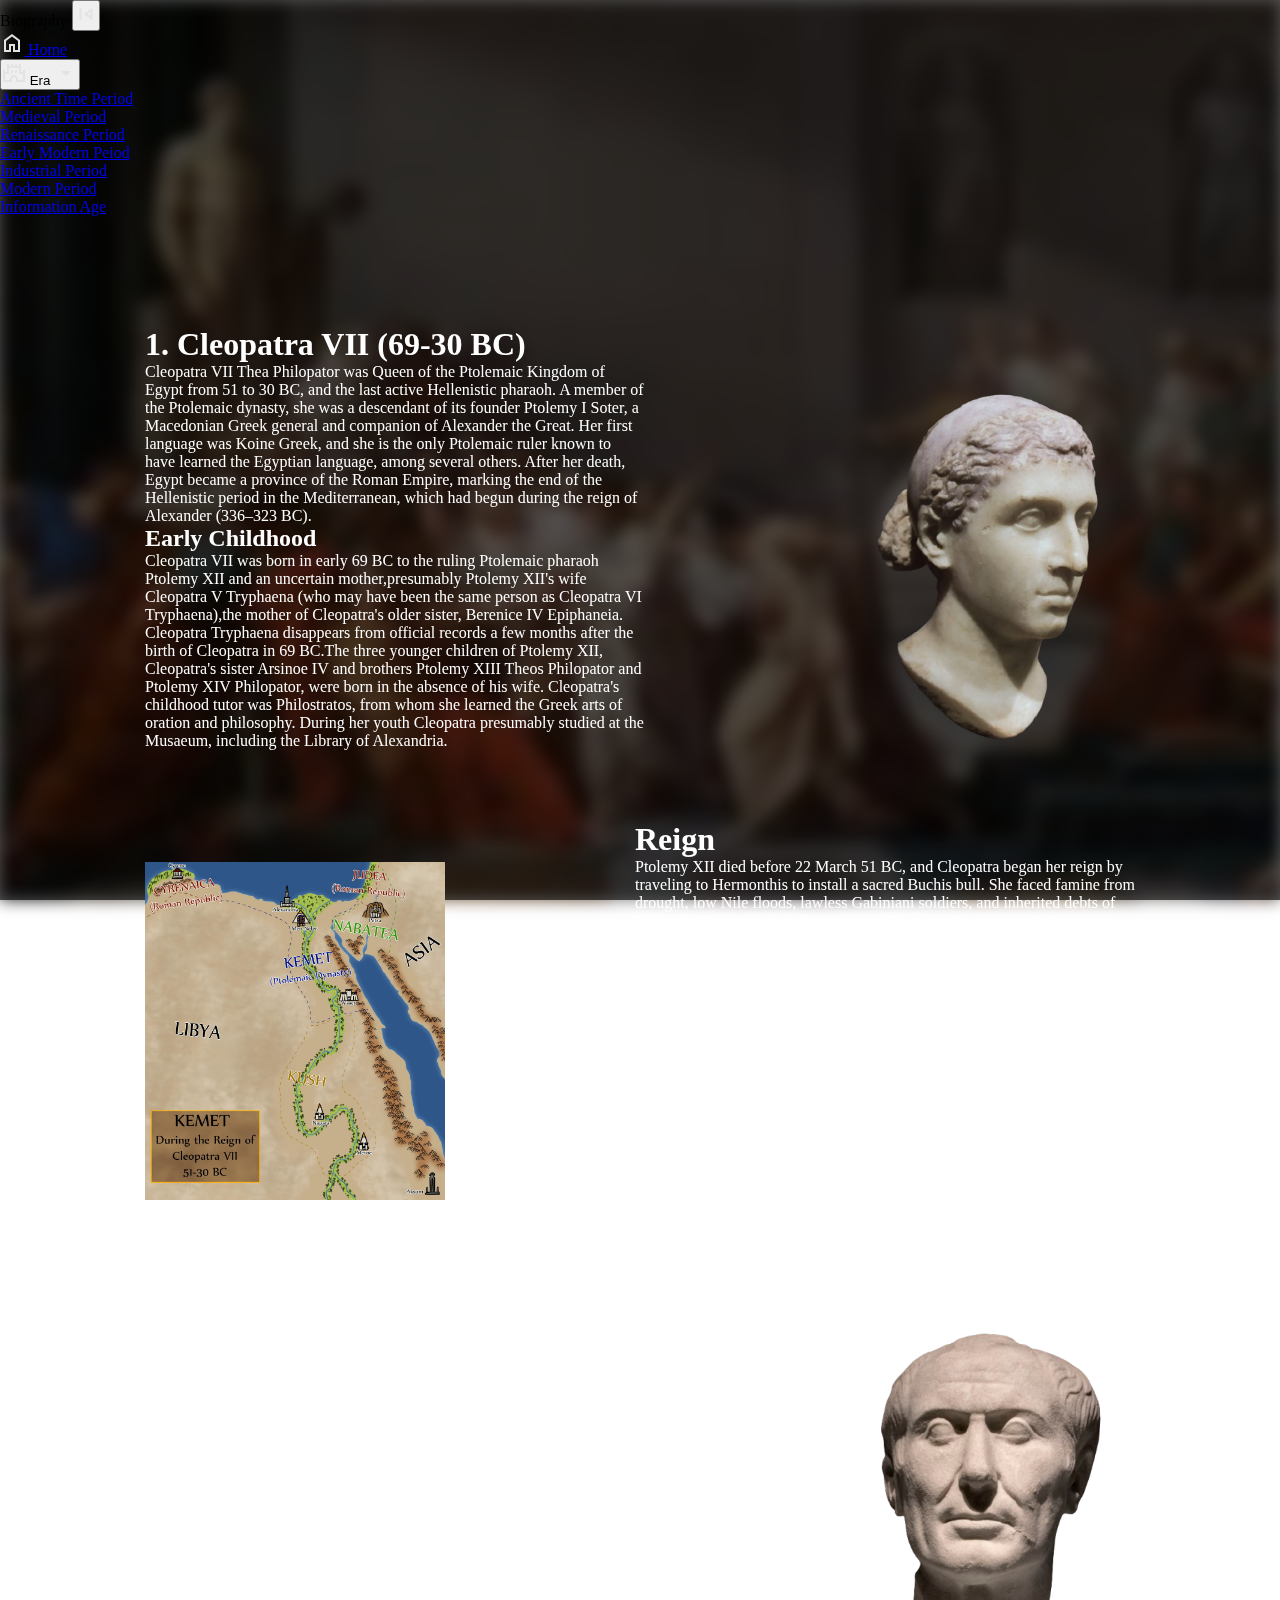
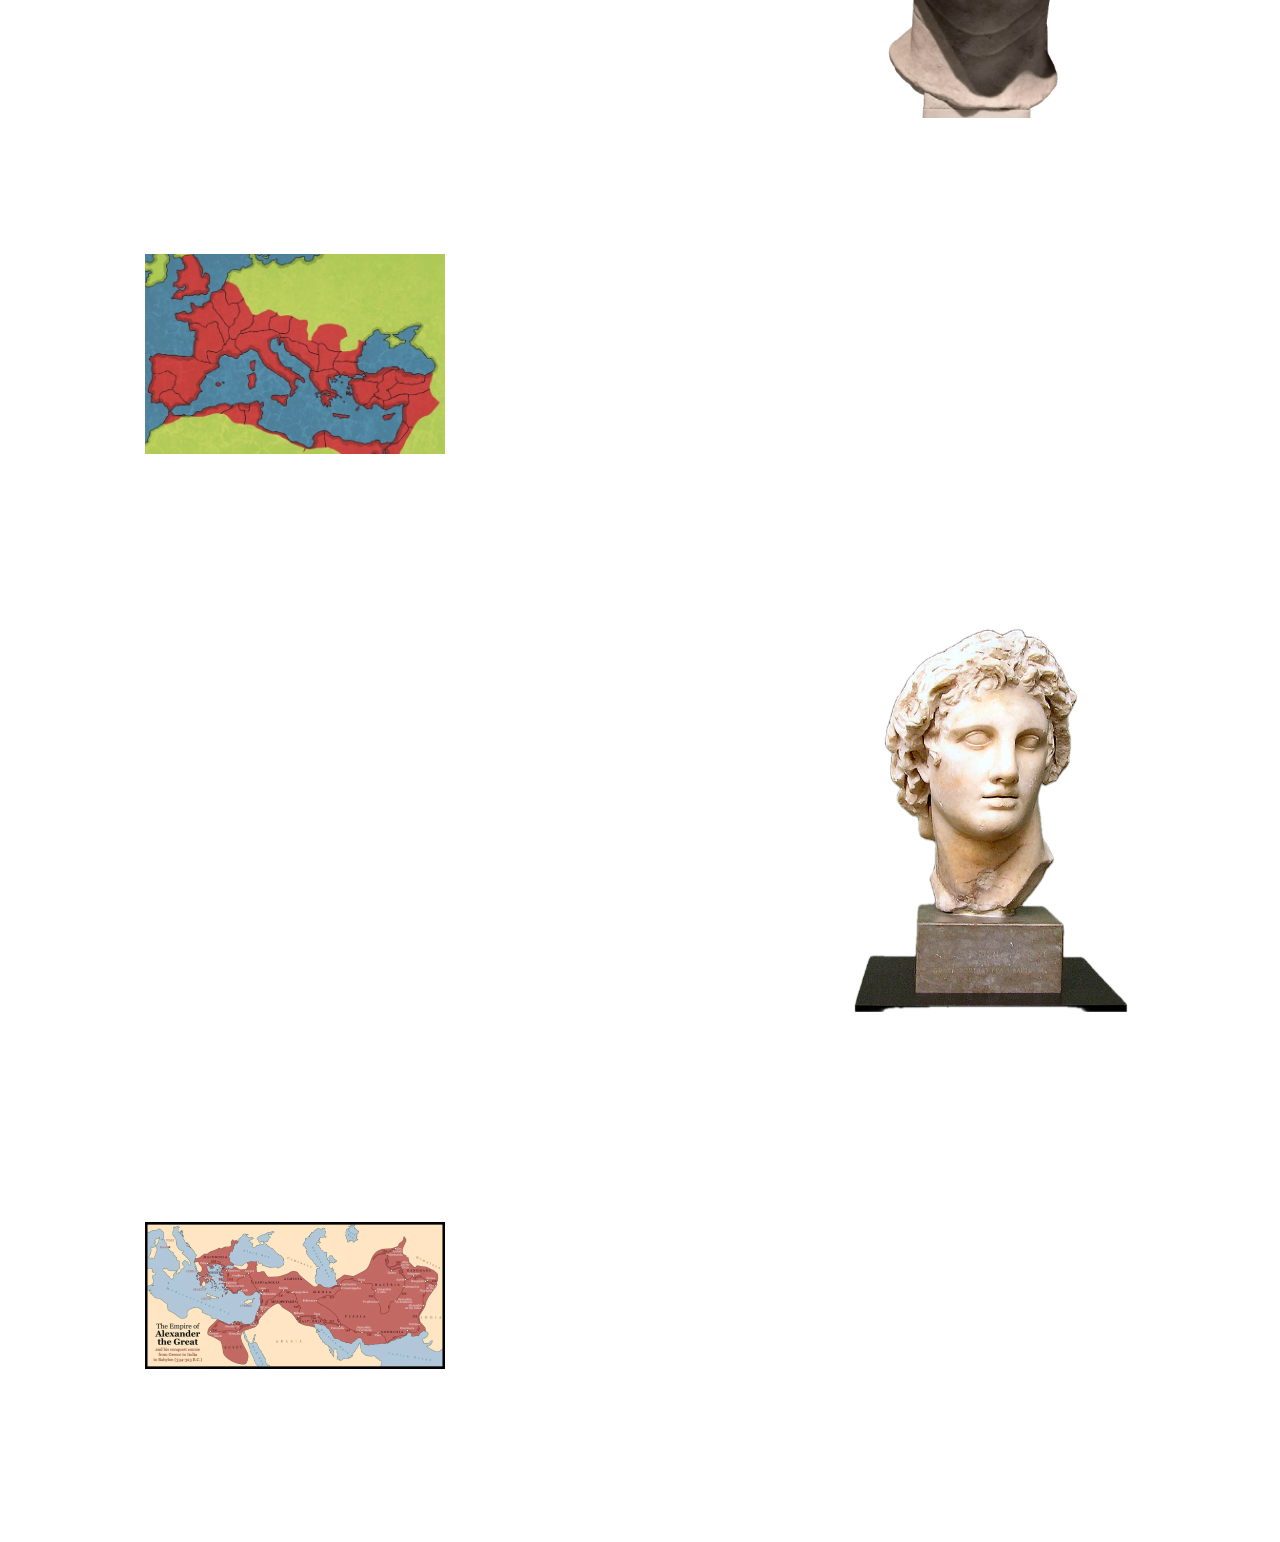
<file: PRODIGY_WD_01/Ancient_Time_Period.html>
<!DOCTYPE html>
<html lang="en">
<head>
    <meta charset="UTF-8">
    <meta name="viewport" content="width=device-width, initial-scale=1.0">
    <title>Ancient</title>
    <link rel="stylesheet" href="styles2.css">
    <link rel="stylesheet" href = "styles.css">
    <script type = "text/javascript" src="script.js" defer></script>
</head>
<body>
    <div class="ancientbackground" id="allbackground"></div>
    <div class="overlay"></div>
     <nav id = "sidebar">
        <ul>
         <li>
            <span class = "logo">Biography</span>
            <button onclick=toggleSidebar() id = "toggle-btn">
             <svg xmlns="http://www.w3.org/2000/svg" height="24px" viewBox="0 -960 960 960" width="24px" fill="#e3e3e3"><path d="M220-240v-480h80v480h-80Zm520 0L380-480l360-240v480Zm-80-240Zm0 90v-180l-136 90 136 90Z"/></svg>
            </button>
         </li>
         <li class = "active">
           <a href = "Landing_page.html">
            <svg xmlns="http://www.w3.org/2000/svg" height="24px" viewBox="0 -960 960 960" width="24px" fill="#e3e3e3"><path d="M240-200h120v-240h240v240h120v-360L480-740 240-560v360Zm-80 80v-480l320-240 320 240v480H520v-240h-80v240H160Zm320-350Z"/></svg>
            <span>Home</span>
           </a>
         </li>
         <li>
            <button onclick=toggleSubMenu(this) class = "dropdown-btn">
            <svg xmlns="http://www.w3.org/2000/svg" height="24px" viewBox="0 -960 960 960" width="24px" fill="#e3e3e3"><path d="M40-120v-480h80v80h80v-320h80v80h80v-80h80v80h80v-80h80v80h80v-80h80v320h80v-80h80v480H560v-120q0-33-23.5-56.5T480-320q-33 0-56.5 23.5T400-240v120H40Zm80-80h200v-40q0-66 47-113t113-47q66 0 113 47t47 113v40h200v-240H680v-240H280v240H120v240Zm240-280h80v-120h-80v120Zm160 0h80v-120h-80v120Zm-40 40Z"/></svg>
             <span>Era</span>
             <svg xmlns="http://www.w3.org/2000/svg" height="24px" viewBox="0 -960 960 960" width="24px" fill="#e3e3e3"><path d="M480-360 280-560h400L480-360Z"/></svg>
            </button>
            <ul class = "sub-menu">
                <div>
                <li><a href = "Ancient_Time_Period.html">Ancient Time Period</a></li>
                <li><a href = "Medieval_Period.html">Medieval Period</a></li>
                <li><a href = "Renaissance_Period.html">Renaissance Period</a></li>
                <li><a href = "Early_Modern_Period.html">Early Modern Peiod</a></li>
                <li><a href ="Industrial_Age.html">Industrial Period</a></li>
                <li><a href = "Modern_Era.html">Modern Period</a></li>
                <li><a href = "Information_Age.html">Information Age</a></li>
                </div>
            </ul>
         </li>
        </ul>
    </nav>
    <div class="container">
        <div class="innerbox">
            <div class="description">
                <h1>1. Cleopatra VII (69-30 BC)</h1>
                <p>
                    Cleopatra VII Thea Philopator was Queen of the Ptolemaic Kingdom of Egypt from 51 to 30 BC, and the last active Hellenistic pharaoh. A member of the Ptolemaic dynasty, she was a descendant of its founder Ptolemy I Soter, a Macedonian Greek general and companion of Alexander the Great. Her first language was Koine Greek, and she is the only Ptolemaic ruler known to have learned the Egyptian language, among several others. After her death, Egypt became a province of the Roman Empire, marking the end of the Hellenistic period in the Mediterranean, which had begun during the reign of Alexander (336–323 BC).
                </p>
                <h2>Early Childhood</h2>
                <p>
                    Cleopatra VII was born in early 69 BC to the ruling Ptolemaic pharaoh Ptolemy XII and an uncertain mother,presumably Ptolemy XII's wife Cleopatra V Tryphaena (who may have been the same person as Cleopatra VI Tryphaena),the mother of Cleopatra's older sister, Berenice IV Epiphaneia. Cleopatra Tryphaena disappears from official records a few months after the birth of Cleopatra in 69 BC.The three younger children of Ptolemy XII, Cleopatra's sister Arsinoe IV and brothers Ptolemy XIII Theos Philopator and Ptolemy XIV Philopator, were born in the absence of his wife. Cleopatra's childhood tutor was Philostratos, from whom she learned the Greek arts of oration and philosophy. During her youth Cleopatra presumably studied at the Musaeum, including the Library of Alexandria.
                </p>

            </div>
            <div class="image">
               <img src="assets/Cleopatra_statue-removebg-preview.png">
        </div>
        </div>

        <div class="innerbox">
            <div class="image">
                 <img src="assets/cleomap.jpg">
            </div>
            <div class="description">
                <h1>Reign</h1>
                <p>
                   Ptolemy XII died before 22 March 51 BC, and Cleopatra began her reign by traveling to Hermonthis to install a sacred Buchis bull. She faced famine from drought, low Nile floods, lawless Gabiniani soldiers, and inherited debts of 17.5 million drachmas to Rome. In 50 BC, two sons of Marcus Bibulus were killed by the Gabiniani, possibly with help from rogue court officials. Cleopatra sent the culprits to Bibulus, who returned them and criticized her for interfering. By 29 August 51 BC, Cleopatra was listed as sole ruler, likely having married her brother Ptolemy XIII, following Ptolemaic sibling marriage traditions. Despite her rejection of him, Ptolemy XIII retained powerful allies, including the eunuch Potheinos, military commander Achillas, and tutor Theodotus of Chios. Cleopatra briefly tried to ally with Ptolemy XIV, but by 50 BC, Ptolemy XIII gained the upper hand, asserting dominance in official documents by 49 BC.
                </p>
                <h2>Final Years / Legacy</h2>
                <p>
                    After the defeat of her forces alongside Mark Antony by Octavian in 31 BC, Cleopatra committed suicide in 30 BC in Alexandria, traditionally believed to be by the bite of an asp. Her death marked the end of the Ptolemaic dynasty and the Hellenistic era in Egypt, as the country became a Roman province. Cleopatra is remembered as one of history’s most influential female rulers, renowned for her intelligence, leadership, and impact on both Egyptian and Roman history.
                </p>
            </div>
        </div>
        <div class="innerbox">
            <div class="description">
                <h1>2. Julius Caesar (100–44 BCE)</h1>
                <p>
                    Gaius Julius Caesar was a Roman general, statesman, and member of the First Triumvirate with Crassus and Pompey. He led the Roman armies in the Gallic Wars, extending Rome’s territory, and famously crossed the Rubicon in 49 BC, starting a civil war that left him in near-total power. As dictator, Caesar carried out reforms, including creating the Julian calendar, settling veterans in colonies, expanding the Senate, and granting citizenship to parts of Italy and Spain. In 44 BC, he was declared “dictator for life,” but was assassinated on the Ides of March by senators fearing his power. Caesar was also an accomplished writer and historian. His name became synonymous with “emperor,” inspiring titles like Kaiser and Tsar, and he remains one of history’s most famous military commanders.
                </p>
                <h2>Early Childhood</h2>
                <p>
                    Julius Caesar (100 BC) was born into the patrician Julii family, which claimed descent from Julus, son of Aeneas, linking them to the goddess Venus. Despite their noble ancestry, the family was not very politically influential during the middle Roman Republic. Caesar’s father, also named Gaius Julius Caesar, had moderate political success and married Aurelia Cotta, producing Caesar and two daughters. Caesar’s family connections, including his sister’s marriage to the powerful general Gaius Marius, helped him gain early political opportunities, including service on a land commission and as praetor, and governor of Asia
                </p>
            </div>
            <div class="image">
               <img src="assets/Julius_Caesar_Portrait-removebg-preview.png">
        </div>
        </div>

        <div class="innerbox">
            <div class="image">
                 <img src="assets/juliusmap.jpg">
            </div>
            <div class="description">
                 <h1>Entrance into politics</h1>
                <p>
                    In 73 BC, Caesar was co-opted into the pontifices, marking him as a respected member of the aristocracy. He returned to Rome and was elected military tribune in 71 BC, advocating for the restoration of plebeian rights and pardons for Lepidus’ supporters. In 69 BC, Caesar became quaestor in Hispania Ulterior, earning a lifetime seat in the Senate. Shortly before leaving, his aunt Julia and his wife Cornelia died; he gave public eulogies for both. Caesar then remarried Pompeia, Sulla’s granddaughter, aligning with political norms of reconciliation.
                </p>
                <h2>Final Years / Legacy</h2>
                <p>
                    On March 15, 44 BC, known as the Ides of March, Julius Caesar was assassinated by a group of senators, including Brutus and Cassius, who feared his growing power. Despite his death, Caesar’s influence endured through his adopted heir Octavian (Augustus), who became the first Roman Emperor. Caesar is remembered as one of history’s greatest military commanders and a pivotal figure in Roman history, whose reforms and conquests left a lasting legacy.
                </p>
            </div>
        </div>
        <div class="innerbox">
            <div class="description">
                <h1>3. Alexander the Great (July 356 BC – June 10, 323 BC)</h1>
                <p>
                    Alexander III of Macedon, commonly known as Alexander the Great (July 356 BC – June 10, 323 BC), was a Macedonian king, military commander, and one of history’s most successful conquerors. He created one of the largest empires of the ancient world, stretching from Greece to Egypt and as far east as India. Alexander is renowned for his military strategies, leadership skills, and the spread of Greek culture, which had a lasting influence on the ancient world and beyond.
                </p>
                <h2>Early Childhood</h2>
                <p>
                Alexander was born in Pella, the ancient capital of Macedonia, in 356 BC, the son of King Philip II of Macedon and Queen Olympias. His father was a powerful ruler and military strategist who united most of the Greek city-states under Macedonian rule, while his mother instilled in him a sense of ambition and divine destiny, claiming descent from the Greek hero Achilles. From a young age, Alexander was highly educated. He was tutored by Aristotle, one of the greatest philosophers of the time, who taught him subjects including philosophy, science, medicine, and literature. Under Aristotle’s guidance, Alexander developed a love of learning, a strategic mind, and an appreciation for Greek culture, which he would later spread throughout his empire. He showed early signs of military skill and leadership, reportedly taming a horse named Bucephalus at the age of twelve, an act that impressed his father and symbolized his extraordinary courage and intelligence.
                </p>
            </div>
            <div class="image">
               <img src="assets/Alexander the Great Background Removed.png">
        </div>
        </div>
        <div class="innerbox">
         <div class="image">
        <img src="assets/alexandermap.webp">
        </div>
    <div class="description">
        <h1>Military Reign</h1>
        <p>
            After becoming king at age twenty, Alexander quickly eliminated rivals to secure his rule before launching military campaigns across Persia. He defeated King Darius III, took control of Egypt where he was declared pharaoh, and founded the city of Alexandria. His army continued into Mesopotamia, Babylon, and eventually India. Alexander’s strategies, including the phalanx formation and combined arms tactics, allowed him to conquer territories that had been considered unstoppable. Despite facing revolts, difficult terrain, and cultural resistance, his leadership and battlefield innovation led him to victory after victory.
        </p>

        <h2>Final Years / Legacy</h2>
        <p>
            Alexander died in Babylon in 323 BC at the age of 32, possibly from illness or poisoning, though the cause is still debated. His empire did not remain united after his death; instead, it was divided among his generals, the Diadochi. However, his cultural impact survived: Greek language, architecture, science, and philosophy spread across the regions he conquered, shaping cities, trade, education, and political systems for centuries. His legacy influenced Rome, medieval kings, Napoleon, and even modern military academies. Alexander the Great is remembered as a figure who changed the world map and left a permanent mark on global history.
        </p>
    </div>
</div>
        </div>

</body>
</html>
</file>
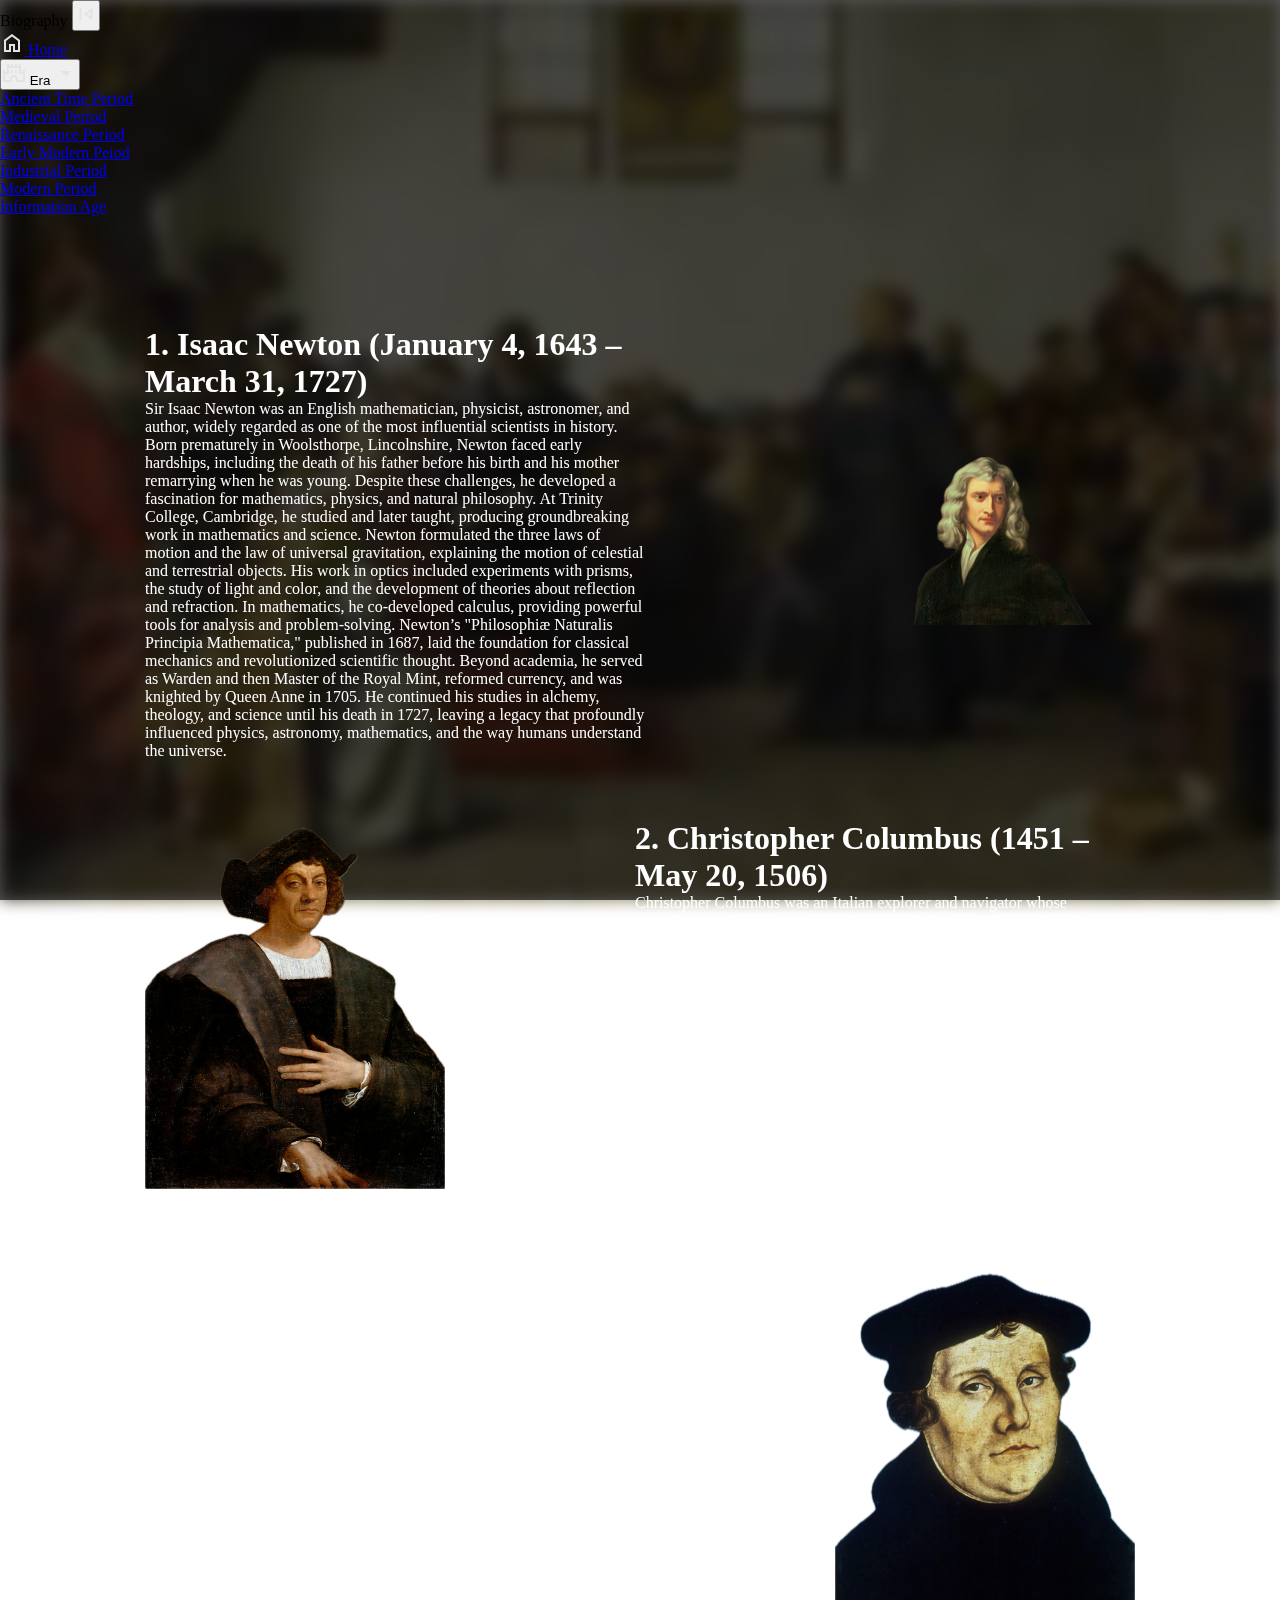
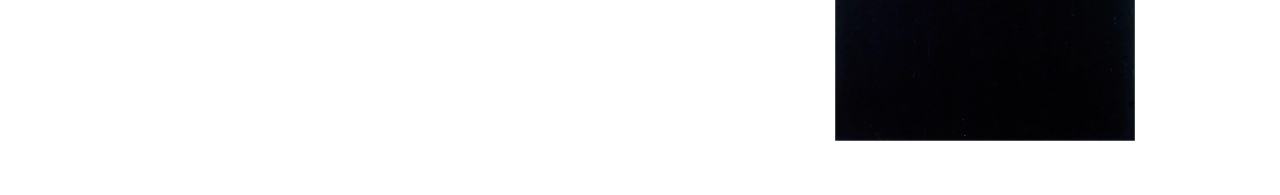
<file: PRODIGY_WD_01/Early_Modern_Period.html>
<!DOCTYPE html>
<html lang="en">
<head>
    <meta charset="UTF-8">
    <meta name="viewport" content="width=device-width, initial-scale=1.0">
    <title>Ancient</title>
    <link rel="stylesheet" href="styles2.css">
    <link rel = "stylesheet" href="styles.css">
    <script type = "text/javascript" src="script.js" defer></script>
</head>
<body>
    <div class="earlybackground" id="allbackground"></div>
    <div class="overlay"></div>
    <nav id = "sidebar">
        <ul>
         <li>
            <span class = "logo">Biography</span>
            <button onclick=toggleSidebar() id = "toggle-btn">
             <svg xmlns="http://www.w3.org/2000/svg" height="24px" viewBox="0 -960 960 960" width="24px" fill="#e3e3e3"><path d="M220-240v-480h80v480h-80Zm520 0L380-480l360-240v480Zm-80-240Zm0 90v-180l-136 90 136 90Z"/></svg>
            </button>
         </li>
         <li class = "active">
           <a href = "Landing_page.html">
            <svg xmlns="http://www.w3.org/2000/svg" height="24px" viewBox="0 -960 960 960" width="24px" fill="#e3e3e3"><path d="M240-200h120v-240h240v240h120v-360L480-740 240-560v360Zm-80 80v-480l320-240 320 240v480H520v-240h-80v240H160Zm320-350Z"/></svg>
            <span>Home</span>
           </a>
         </li>
         <li>
            <button onclick=toggleSubMenu(this) class = "dropdown-btn">
            <svg xmlns="http://www.w3.org/2000/svg" height="24px" viewBox="0 -960 960 960" width="24px" fill="#e3e3e3"><path d="M40-120v-480h80v80h80v-320h80v80h80v-80h80v80h80v-80h80v80h80v-80h80v320h80v-80h80v480H560v-120q0-33-23.5-56.5T480-320q-33 0-56.5 23.5T400-240v120H40Zm80-80h200v-40q0-66 47-113t113-47q66 0 113 47t47 113v40h200v-240H680v-240H280v240H120v240Zm240-280h80v-120h-80v120Zm160 0h80v-120h-80v120Zm-40 40Z"/></svg>
             <span>Era</span>
             <svg xmlns="http://www.w3.org/2000/svg" height="24px" viewBox="0 -960 960 960" width="24px" fill="#e3e3e3"><path d="M480-360 280-560h400L480-360Z"/></svg>
            </button>
            <ul class = "sub-menu">
                <div>
                <li><a href = "Ancient_Time_Period.html">Ancient Time Period</a></li>
                <li><a href = "Medieval_Period.html">Medieval Period</a></li>
                <li><a href = "Renaissance_Period.html">Renaissance Period</a></li>
                <li><a href = "Early_Modern_Period.html">Early Modern Peiod</a></li>
                <li><a href ="Industrial_Age.html">Industrial Period</a></li>
                <li><a href = "Modern_Era.html">Modern Period</a></li>
                <li><a href = "Information_Age.html">Information Age</a></li>
                </div>
            </ul>
         </li>
        </ul>
    </nav>
    <div class="container">
        <div class="innerbox">
    <div class="description">
        <h1>1. Isaac Newton (January 4, 1643 – March 31, 1727)</h1>
        <p>
            Sir Isaac Newton was an English mathematician, physicist, astronomer, and author, widely regarded as one of the most influential scientists in history. Born prematurely in Woolsthorpe, Lincolnshire, Newton faced early hardships, including the death of his father before his birth and his mother remarrying when he was young. Despite these challenges, he developed a fascination for mathematics, physics, and natural philosophy. At Trinity College, Cambridge, he studied and later taught, producing groundbreaking work in mathematics and science. Newton formulated the three laws of motion and the law of universal gravitation, explaining the motion of celestial and terrestrial objects. His work in optics included experiments with prisms, the study of light and color, and the development of theories about reflection and refraction. In mathematics, he co-developed calculus, providing powerful tools for analysis and problem-solving. Newton’s "Philosophiæ Naturalis Principia Mathematica," published in 1687, laid the foundation for classical mechanics and revolutionized scientific thought. Beyond academia, he served as Warden and then Master of the Royal Mint, reformed currency, and was knighted by Queen Anne in 1705. He continued his studies in alchemy, theology, and science until his death in 1727, leaving a legacy that profoundly influenced physics, astronomy, mathematics, and the way humans understand the universe.
        </p>
    </div>
    <div class="image">
        <img src="assets/isaac_newton Background Removed.png">
    </div>
</div>

<div class="innerbox">
    <div class="image">
        <img src="assets/christopher_columbus Background Removed.png">
    </div>
    <div class="description">
        <h1>2. Christopher Columbus (1451 – May 20, 1506)</h1>
        <p>
            Christopher Columbus was an Italian explorer and navigator whose transatlantic voyages opened the Americas to European exploration and colonization. Born in Genoa, Italy, Columbus developed an early passion for the sea, navigation, and discovery. He gained experience sailing in the Mediterranean and Atlantic, studying mapmaking, astronomy, and maritime techniques. In 1492, he convinced King Ferdinand and Queen Isabella of Spain to fund a westward voyage to reach Asia. Instead, Columbus landed in the Bahamas, believing he had found islands near Asia, marking the beginning of sustained European contact with the Americas. Over his four voyages, he explored parts of the Caribbean, Central America, and northern South America. Despite facing hardships, political disputes, and criticism, Columbus’s expeditions initiated a lasting cultural and economic exchange between the Old and New Worlds, known as the Columbian Exchange. His achievements reshaped global trade, navigation, and geopolitics. Columbus died in 1506 still believing he had reached Asia, leaving a controversial but undeniable mark on world history, celebrated as a bold explorer while also criticized for the impact of European colonization on indigenous peoples.
        </p>
    </div>
</div>

<div class="innerbox">
    <div class="description">
        <h1>3. Martin Luther (November 10, 1483 – February 18, 1546)</h1>
        <p>
            Martin Luther was a German theologian, priest, and seminal figure of the Protestant Reformation. Born in Eisleben, Germany, Luther studied at a Latin school and the University of Erfurt, originally intending to pursue law. A life-changing experience during a thunderstorm led him to join the Augustinian monastery, dedicating himself to religious study and spiritual discipline. He questioned the practices of the Roman Catholic Church, particularly the sale of indulgences, and in 1517, famously nailed his Ninety-Five Theses to the door of the Wittenberg Castle Church. This act sparked theological debates that spread across Europe, leading to the establishment of Protestant denominations. Luther translated the Bible into German, making it accessible to the general population, advocated for education and literacy, and wrote extensively on theology and church reform. Despite facing excommunication, political opposition, and threats to his life, Luther’s teachings endured and reshaped the religious, cultural, and political landscape of Europe. He died in 1546 in Eisleben, leaving a legacy as one of the most influential reformers in Western history, whose ideas about faith, scripture, and conscience continue to impact Christianity today.
        </p>
    </div>
    <div class="image">
        <img src="assets/martin_luther Background Removed.png">
    </div>
</div>
        </div>
</body>
</html>
</file>
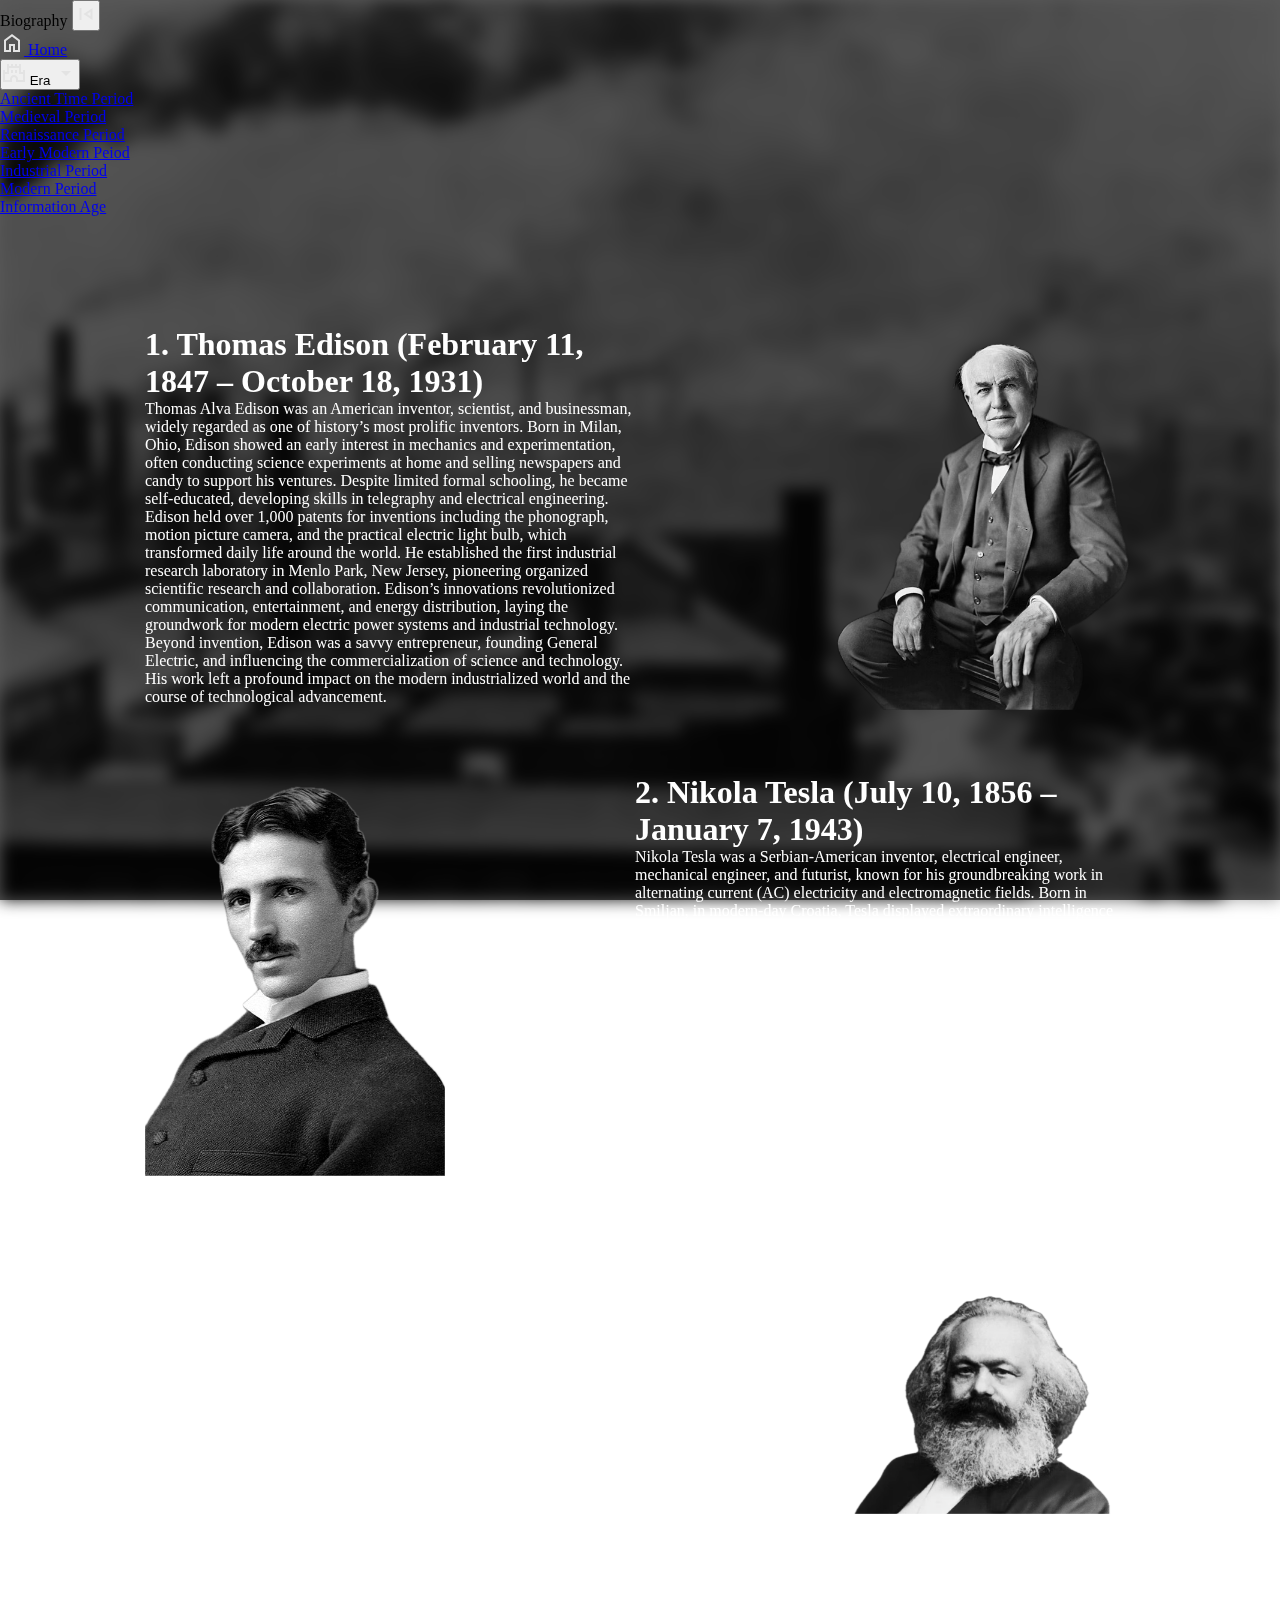
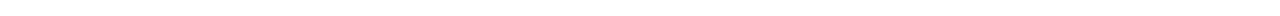
<file: PRODIGY_WD_01/Industrial_Age.html>
<!DOCTYPE html>
<html lang="en">
<head>
    <meta charset="UTF-8">
    <meta name="viewport" content="width=device-width, initial-scale=1.0">
    <title>Ancient</title>
    <link rel="stylesheet" href="styles2.css">
    <link rel="stylesheet" href="styles.css">
    <script type = "text/javascript" src = "script.js" defer></script>
</head>
<body>
    <div class="industrialbackground" id="allbackground"></div>
    <div class="overlay"></div>
   <nav id = "sidebar">
        <ul>
         <li>
            <span class = "logo">Biography</span>
            <button onclick=toggleSidebar() id = "toggle-btn">
             <svg xmlns="http://www.w3.org/2000/svg" height="24px" viewBox="0 -960 960 960" width="24px" fill="#e3e3e3"><path d="M220-240v-480h80v480h-80Zm520 0L380-480l360-240v480Zm-80-240Zm0 90v-180l-136 90 136 90Z"/></svg>
            </button>
         </li>
         <li class = "active">
           <a href = "Landing_page.html">
            <svg xmlns="http://www.w3.org/2000/svg" height="24px" viewBox="0 -960 960 960" width="24px" fill="#e3e3e3"><path d="M240-200h120v-240h240v240h120v-360L480-740 240-560v360Zm-80 80v-480l320-240 320 240v480H520v-240h-80v240H160Zm320-350Z"/></svg>
            <span>Home</span>
           </a>
         </li>
         <li>
            <button onclick=toggleSubMenu(this) class = "dropdown-btn">
            <svg xmlns="http://www.w3.org/2000/svg" height="24px" viewBox="0 -960 960 960" width="24px" fill="#e3e3e3"><path d="M40-120v-480h80v80h80v-320h80v80h80v-80h80v80h80v-80h80v80h80v-80h80v320h80v-80h80v480H560v-120q0-33-23.5-56.5T480-320q-33 0-56.5 23.5T400-240v120H40Zm80-80h200v-40q0-66 47-113t113-47q66 0 113 47t47 113v40h200v-240H680v-240H280v240H120v240Zm240-280h80v-120h-80v120Zm160 0h80v-120h-80v120Zm-40 40Z"/></svg>
             <span>Era</span>
             <svg xmlns="http://www.w3.org/2000/svg" height="24px" viewBox="0 -960 960 960" width="24px" fill="#e3e3e3"><path d="M480-360 280-560h400L480-360Z"/></svg>
            </button>
            <ul class = "sub-menu">
                <div>
                <li><a href = "Ancient_Time_Period.html">Ancient Time Period</a></li>
                <li><a href = "Medieval_Period.html">Medieval Period</a></li>
                <li><a href = "Renaissance_Period.html">Renaissance Period</a></li>
                <li><a href = "Early_Modern_Period.html">Early Modern Peiod</a></li>
                <li><a href ="Industrial_Age.html">Industrial Period</a></li>
                <li><a href = "Modern_Era.html">Modern Period</a></li>
                <li><a href = "Information_Age.html">Information Age</a></li>
                </div>
            </ul>
         </li>
        </ul>
    </nav>
    <div class="container">
        <div class="innerbox">
    <div class="description">
        <h1>1. Thomas Edison (February 11, 1847 – October 18, 1931)</h1>
        <p>
            Thomas Alva Edison was an American inventor, scientist, and businessman, widely regarded as one of history’s most prolific inventors. Born in Milan, Ohio, Edison showed an early interest in mechanics and experimentation, often conducting science experiments at home and selling newspapers and candy to support his ventures. Despite limited formal schooling, he became self-educated, developing skills in telegraphy and electrical engineering. Edison held over 1,000 patents for inventions including the phonograph, motion picture camera, and the practical electric light bulb, which transformed daily life around the world. He established the first industrial research laboratory in Menlo Park, New Jersey, pioneering organized scientific research and collaboration. Edison’s innovations revolutionized communication, entertainment, and energy distribution, laying the groundwork for modern electric power systems and industrial technology. Beyond invention, Edison was a savvy entrepreneur, founding General Electric, and influencing the commercialization of science and technology. His work left a profound impact on the modern industrialized world and the course of technological advancement.
        </p>
    </div>
    <div class="image">
        <img src="assets/Thomas Edison Background Removed.png">
    </div>
</div>

<div class="innerbox">
    <div class="image">
        <img src="assets/Nikola Tesla 1890 Background Removed.png">
    </div>
    <div class="description">
        <h1>2. Nikola Tesla (July 10, 1856 – January 7, 1943)</h1>
        <p>
            Nikola Tesla was a Serbian-American inventor, electrical engineer, mechanical engineer, and futurist, known for his groundbreaking work in alternating current (AC) electricity and electromagnetic fields. Born in Smiljan, in modern-day Croatia, Tesla displayed extraordinary intelligence and memory from a young age. He studied engineering and physics in Europe before moving to the United States, where he worked with Thomas Edison before striking out independently. Tesla’s inventions and theoretical work include the development of AC power systems, induction motors, transformers, wireless transmission of energy, radio technology, and pioneering experiments in electromagnetism. Despite facing financial difficulties and intense competition, particularly with Edison during the “War of Currents,” Tesla’s visionary ideas laid the foundation for modern electrical power distribution, radio, and wireless communication. He spent his later years in New York City, continuing his research on wireless transmission, robotics, and renewable energy, leaving a legacy as one of the most innovative and enigmatic figures in science and technology.
        </p>
    </div>
</div>

<div class="innerbox">
    <div class="description">
        <h1>3. Karl Marx (May 5, 1818 – March 14, 1883)</h1>
        <p>
            Karl Marx was a German philosopher, economist, historian, sociologist, political theorist, and revolutionary socialist. Born in Trier, Prussia, Marx studied law and philosophy at university, developing a critical understanding of society, politics, and economics. Together with Friedrich Engels, he co-authored "The Communist Manifesto," advocating for the working class and analyzing the dynamics of capitalism, class struggle, and historical materialism. Marx’s seminal work, "Das Kapital," examined the political economy of capitalism, the exploitation of labor, and the social relations underpinning production. His theories laid the intellectual foundation for socialism and communism, influencing revolutionary movements and shaping political discourse across Europe and beyond. Despite facing exile, poverty, and censorship during his life, Marx continued writing, researching, and advocating for social change until his death in London. His ideas remain influential, debated, and implemented in various forms around the world.
        </p>
    </div>
    <div class="image">
        <img src="assets/Karl Marx Getty Image Background Removed.png">
    </div>
</div>
        </div>
</body>
</html>
</file>
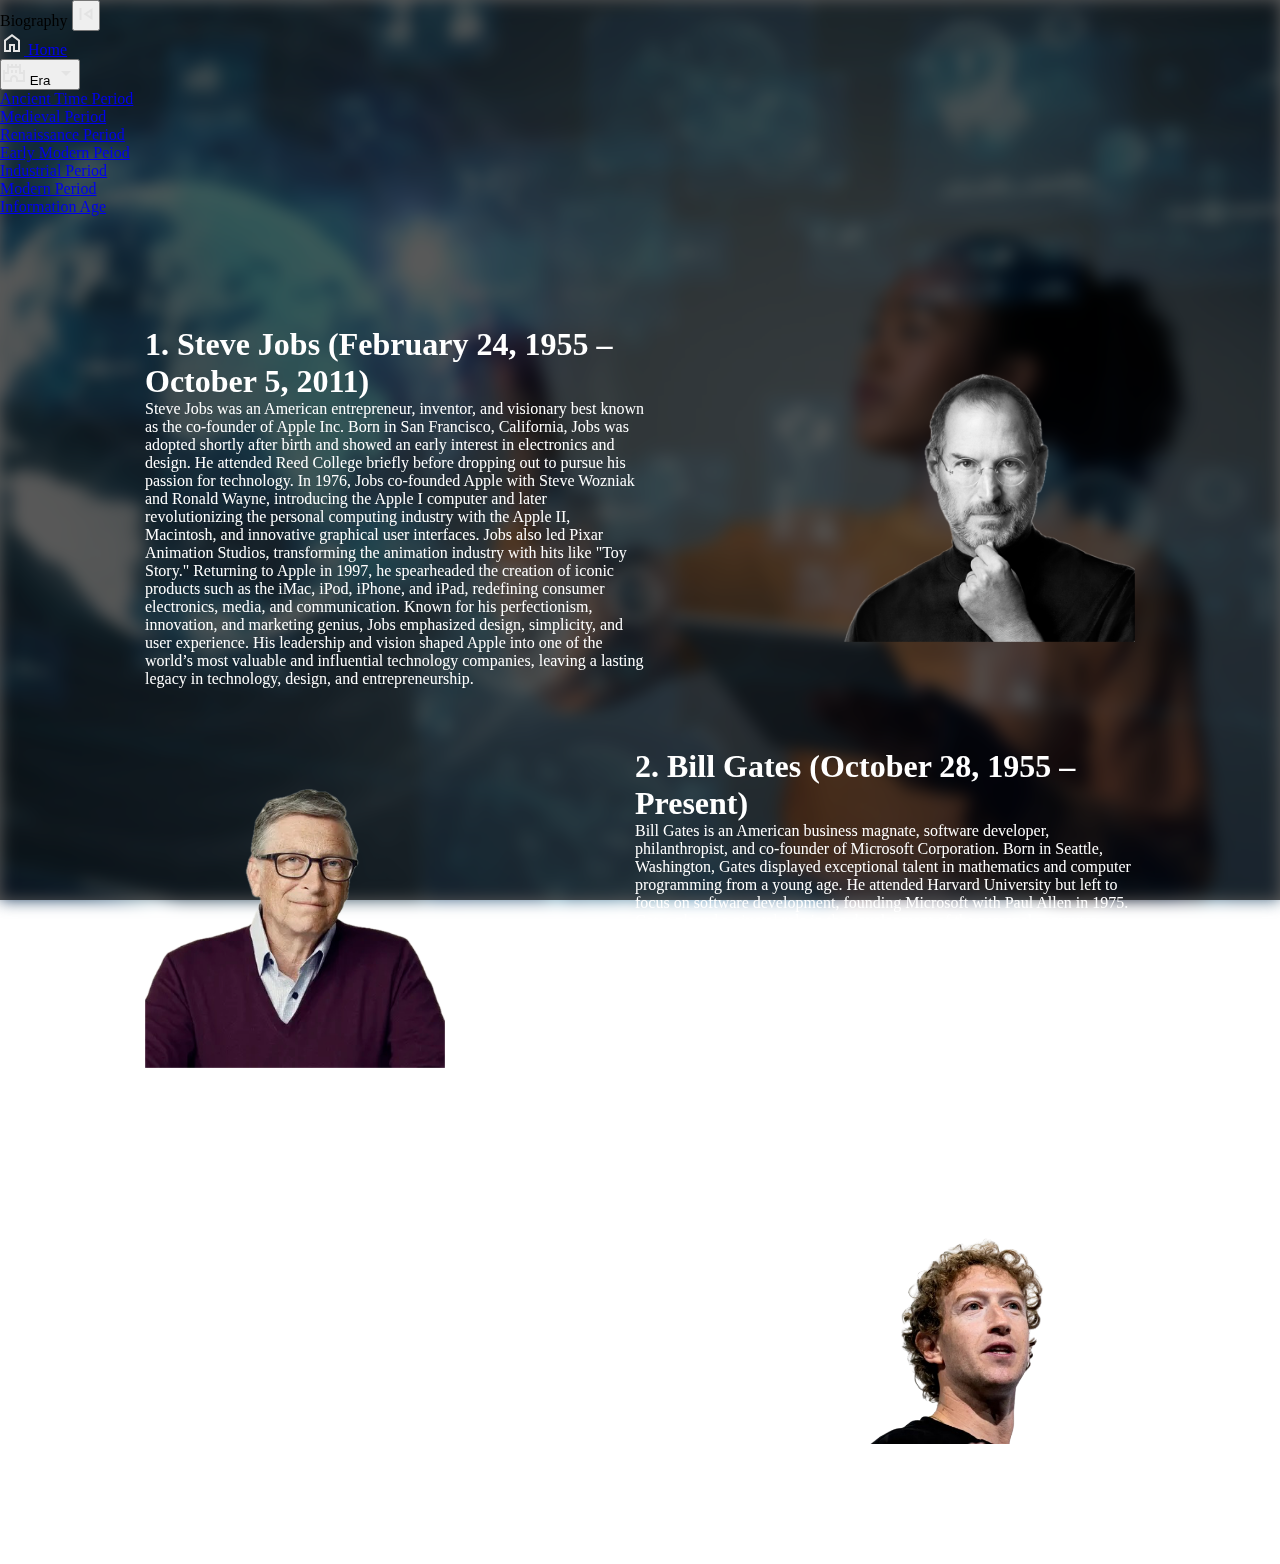
<file: PRODIGY_WD_01/Information_Age.html>
<!DOCTYPE html>
<html lang="en">
<head>
    <meta charset="UTF-8">
    <meta name="viewport" content="width=device-width, initial-scale=1.0">
    <title>Ancient</title>
    <link rel="stylesheet" href="styles2.css">
    <link rel="stylesheet" href="styles.css">
    <script type="text/javascript" src="script.js" defer></script>
</head>
<body>
    <div class="informationbackground" id="allbackground"></div>
    <div class="overlay"></div>
    <nav id = "sidebar">
        <ul>
         <li>
            <span class = "logo">Biography</span>
            <button onclick=toggleSidebar() id = "toggle-btn">
             <svg xmlns="http://www.w3.org/2000/svg" height="24px" viewBox="0 -960 960 960" width="24px" fill="#e3e3e3"><path d="M220-240v-480h80v480h-80Zm520 0L380-480l360-240v480Zm-80-240Zm0 90v-180l-136 90 136 90Z"/></svg>
            </button>
         </li>
         <li class = "active">
           <a href = "Landing_page.html">
            <svg xmlns="http://www.w3.org/2000/svg" height="24px" viewBox="0 -960 960 960" width="24px" fill="#e3e3e3"><path d="M240-200h120v-240h240v240h120v-360L480-740 240-560v360Zm-80 80v-480l320-240 320 240v480H520v-240h-80v240H160Zm320-350Z"/></svg>
            <span>Home</span>
           </a>
         </li>
         <li>
            <button onclick=toggleSubMenu(this) class = "dropdown-btn">
            <svg xmlns="http://www.w3.org/2000/svg" height="24px" viewBox="0 -960 960 960" width="24px" fill="#e3e3e3"><path d="M40-120v-480h80v80h80v-320h80v80h80v-80h80v80h80v-80h80v80h80v-80h80v320h80v-80h80v480H560v-120q0-33-23.5-56.5T480-320q-33 0-56.5 23.5T400-240v120H40Zm80-80h200v-40q0-66 47-113t113-47q66 0 113 47t47 113v40h200v-240H680v-240H280v240H120v240Zm240-280h80v-120h-80v120Zm160 0h80v-120h-80v120Zm-40 40Z"/></svg>
             <span>Era</span>
             <svg xmlns="http://www.w3.org/2000/svg" height="24px" viewBox="0 -960 960 960" width="24px" fill="#e3e3e3"><path d="M480-360 280-560h400L480-360Z"/></svg>
            </button>
            <ul class = "sub-menu">
                <div>
                <li><a href = "Ancient_Time_Period.html">Ancient Time Period</a></li>
                <li><a href = "Medieval_Period.html">Medieval Period</a></li>
                <li><a href = "Renaissance_Period.html">Renaissance Period</a></li>
                <li><a href = "Early_Modern_Period.html">Early Modern Peiod</a></li>
                <li><a href ="Industrial_Age.html">Industrial Period</a></li>
                <li><a href = "Modern_Era.html">Modern Period</a></li>
                <li><a href = "Information_Age.html">Information Age</a></li>
                </div>
            </ul>
         </li>
        </ul>
    </nav>
    <div class="container">
       <div class="innerbox">
    <div class="description">
        <h1>1. Steve Jobs (February 24, 1955 – October 5, 2011)</h1>
        <p>
            Steve Jobs was an American entrepreneur, inventor, and visionary best known as the co-founder of Apple Inc. Born in San Francisco, California, Jobs was adopted shortly after birth and showed an early interest in electronics and design. He attended Reed College briefly before dropping out to pursue his passion for technology. In 1976, Jobs co-founded Apple with Steve Wozniak and Ronald Wayne, introducing the Apple I computer and later revolutionizing the personal computing industry with the Apple II, Macintosh, and innovative graphical user interfaces. Jobs also led Pixar Animation Studios, transforming the animation industry with hits like "Toy Story." Returning to Apple in 1997, he spearheaded the creation of iconic products such as the iMac, iPod, iPhone, and iPad, redefining consumer electronics, media, and communication. Known for his perfectionism, innovation, and marketing genius, Jobs emphasized design, simplicity, and user experience. His leadership and vision shaped Apple into one of the world’s most valuable and influential technology companies, leaving a lasting legacy in technology, design, and entrepreneurship.
        </p>
    </div>
    <div class="image">
        <img src="assets/Steve Jobs Background Removed.png">
    </div>
</div>

<div class="innerbox">
    <div class="image">
        <img src="assets/bill.png">
    </div>
    <div class="description">
        <h1>2. Bill Gates (October 28, 1955 – Present)</h1>
        <p>
            Bill Gates is an American business magnate, software developer, philanthropist, and co-founder of Microsoft Corporation. Born in Seattle, Washington, Gates displayed exceptional talent in mathematics and computer programming from a young age. He attended Harvard University but left to focus on software development, founding Microsoft with Paul Allen in 1975. Gates played a pivotal role in the development of the personal computer industry, leading Microsoft to create the MS-DOS operating system and later Windows, which became the foundation for most personal computers worldwide. Under his leadership, Microsoft grew into a technology giant, revolutionizing software, productivity tools, and business computing. Gates later shifted his focus to philanthropy, establishing the Bill & Melinda Gates Foundation, which addresses global health, education, and poverty issues. His work has had a transformative impact on technology, business, and global humanitarian efforts, making him one of the most influential figures of the modern era.
        </p>
    </div>
</div>

<div class="innerbox">
    <div class="description">
        <h1>3. Mark Zuckerberg (May 14, 1984 – Present)</h1>
        <p>
            Mark Zuckerberg is an American technology entrepreneur and philanthropist, best known as the co-founder and CEO of Facebook, now Meta Platforms. Born in White Plains, New York, Zuckerberg showed an early aptitude for computer programming and technology. While attending Harvard University, he developed “TheFacebook,” a social networking site initially for college students, which quickly expanded globally and transformed how people connect and communicate online. Zuckerberg guided Facebook’s growth into a multi-billion-dollar company, introducing innovations in social networking, digital advertising, and virtual reality. He has overseen the acquisition of Instagram, WhatsApp, and Oculus, expanding Meta’s influence in social media and immersive technologies. Beyond his entrepreneurial work, Zuckerberg and his wife, Priscilla Chan, established the Chan Zuckerberg Initiative, a philanthropic organization focusing on education, health, and science. Zuckerberg’s vision and leadership have had a profound impact on digital communication, social networking, and technology-driven philanthropy.
        </p>
    </div>
    <div class="image">
        <img src="assets/mark-removebg-preview.png">
    </div>
</div>
        </div>
</body>
</html>
</file>
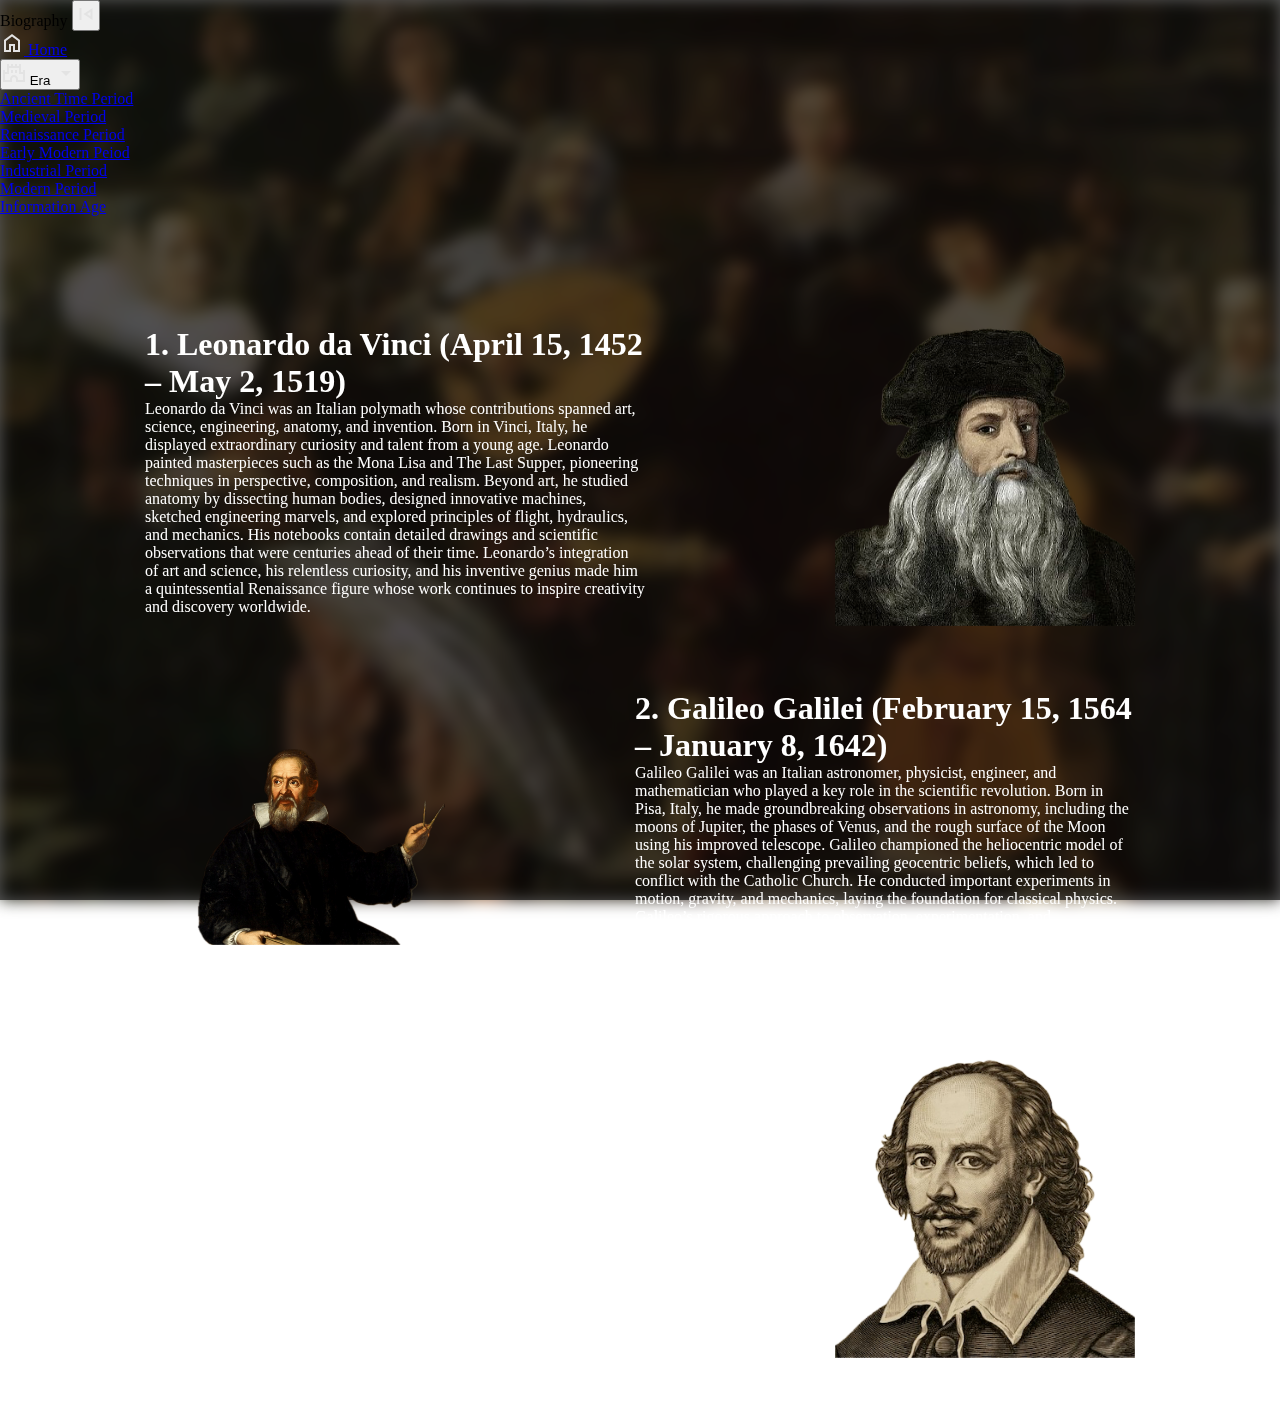
<file: PRODIGY_WD_01/Renaissance_Period.html>
<!DOCTYPE html>
<html lang="en">
<head>
    <meta charset="UTF-8">
    <meta name="viewport" content="width=device-width, initial-scale=1.0">
    <title>Ancient</title>
    <link rel="stylesheet" href="styles2.css">
    <link rel="stylesheet" href="styles.css">
    <script type="text/javascript" src="script.js" defer></script>
</head>
<body>
    <div class="renaissancebackground" id="allbackground"></div>
    <div class="overlay"></div>
    <nav id = "sidebar">
        <ul>
         <li>
            <span class = "logo">Biography</span>
            <button onclick=toggleSidebar() id = "toggle-btn">
             <svg xmlns="http://www.w3.org/2000/svg" height="24px" viewBox="0 -960 960 960" width="24px" fill="#e3e3e3"><path d="M220-240v-480h80v480h-80Zm520 0L380-480l360-240v480Zm-80-240Zm0 90v-180l-136 90 136 90Z"/></svg>
            </button>
         </li>
         <li class = "active">
           <a href = "Landing_page.html">
            <svg xmlns="http://www.w3.org/2000/svg" height="24px" viewBox="0 -960 960 960" width="24px" fill="#e3e3e3"><path d="M240-200h120v-240h240v240h120v-360L480-740 240-560v360Zm-80 80v-480l320-240 320 240v480H520v-240h-80v240H160Zm320-350Z"/></svg>
            <span>Home</span>
           </a>
         </li>
         <li>
            <button onclick=toggleSubMenu(this) class = "dropdown-btn">
            <svg xmlns="http://www.w3.org/2000/svg" height="24px" viewBox="0 -960 960 960" width="24px" fill="#e3e3e3"><path d="M40-120v-480h80v80h80v-320h80v80h80v-80h80v80h80v-80h80v80h80v-80h80v320h80v-80h80v480H560v-120q0-33-23.5-56.5T480-320q-33 0-56.5 23.5T400-240v120H40Zm80-80h200v-40q0-66 47-113t113-47q66 0 113 47t47 113v40h200v-240H680v-240H280v240H120v240Zm240-280h80v-120h-80v120Zm160 0h80v-120h-80v120Zm-40 40Z"/></svg>
             <span>Era</span>
             <svg xmlns="http://www.w3.org/2000/svg" height="24px" viewBox="0 -960 960 960" width="24px" fill="#e3e3e3"><path d="M480-360 280-560h400L480-360Z"/></svg>
            </button>
            <ul class = "sub-menu">
                <div>
                <li><a href = "Ancient_Time_Period.html">Ancient Time Period</a></li>
                <li><a href = "Medieval_Period.html">Medieval Period</a></li>
                <li><a href = "Renaissance_Period.html">Renaissance Period</a></li>
                <li><a href = "Early_Modern_Period.html">Early Modern Peiod</a></li>
                <li><a href ="Industrial_Age.html">Industrial Period</a></li>
                <li><a href = "Modern_Era.html">Modern Period</a></li>
                <li><a href = "Information_Age.html">Information Age</a></li>
                </div>
            </ul>
         </li>
        </ul>
    </nav>
    <div class="container">
        <div class="innerbox">
    <div class="description">
        <h1>1. Leonardo da Vinci (April 15, 1452 – May 2, 1519)</h1>
        <p>
            Leonardo da Vinci was an Italian polymath whose contributions spanned art, science, engineering, anatomy, and invention. Born in Vinci, Italy, he displayed extraordinary curiosity and talent from a young age. Leonardo painted masterpieces such as the Mona Lisa and The Last Supper, pioneering techniques in perspective, composition, and realism. Beyond art, he studied anatomy by dissecting human bodies, designed innovative machines, sketched engineering marvels, and explored principles of flight, hydraulics, and mechanics. His notebooks contain detailed drawings and scientific observations that were centuries ahead of their time. Leonardo’s integration of art and science, his relentless curiosity, and his inventive genius made him a quintessential Renaissance figure whose work continues to inspire creativity and discovery worldwide.
        </p>
    </div>
    <div class="image">
        <img src="assets/leonardo_da_vinci Background Removed.png">
    </div>
</div>

<div class="innerbox">
    <div class="image">
        <img src="assets/galileo Background Removed.png">
    </div>
    <div class="description">
        <h1>2. Galileo Galilei (February 15, 1564 – January 8, 1642)</h1>
        <p>
            Galileo Galilei was an Italian astronomer, physicist, engineer, and mathematician who played a key role in the scientific revolution. Born in Pisa, Italy, he made groundbreaking observations in astronomy, including the moons of Jupiter, the phases of Venus, and the rough surface of the Moon using his improved telescope. Galileo championed the heliocentric model of the solar system, challenging prevailing geocentric beliefs, which led to conflict with the Catholic Church. He conducted important experiments in motion, gravity, and mechanics, laying the foundation for classical physics. Galileo’s rigorous approach to observation, experimentation, and mathematical description of natural phenomena revolutionized science. His writings and discoveries shaped modern scientific thought, inspiring generations of scientists to pursue evidence-based understanding of the universe.
        </p>
    </div>
</div>

<div class="innerbox">
    <div class="description">
        <h1>3. William Shakespeare (April 26, 1564 – April 23, 1616)</h1>
        <p>
            William Shakespeare was an English playwright, poet, and actor widely regarded as the greatest writer in the English language. Born in Stratford-upon-Avon, he wrote 39 plays, 154 sonnets, and numerous poems, covering themes of love, power, ambition, jealousy, and human nature. His works, including Hamlet, Macbeth, Romeo and Juliet, and Othello, have been celebrated for their poetic mastery, deep psychological insight, and rich characterization. Shakespeare’s influence on the English language is immense, contributing words, phrases, and idiomatic expressions still in use today. Beyond literature, his works have been performed worldwide for centuries, shaping theater, storytelling, and culture. Shakespeare’s legacy endures as a monumental figure whose creativity and understanding of the human experience remain timeless.
        </p>
    </div>
    <div class="image">
        <img src="assets/shakespeare Background Removed.png">
    </div>
</div>
        </div>
</body>
</html>
</file>
<file: PRODIGY_WD_01/styles2.css>
body{
    margin: 0;
}
.ancientbackground {
  background-image: url("assets/julius_cesars_empty_audience.jpg");
}
.medievalbackground {
  background-image: url("assets/Why-Middle-Ages-.webp");
}
.renaissancebackground {
  background-image: url("assets/renaissance.jpg");
}
.modernbackground {
  background-image: url("assets/modern.jpg");
}
.informationbackground {
  background-image: url("assets/infoage.jpg");
}
.earlybackground {
  background-image: url("assets/earlymodernimages.jpg");
}
.industrialbackground {
  background-image: url("assets/industrial.jpg");
}
#allbackground{
  position: fixed;
  width: 100%;
  height: 100%;
  background-size: cover;
  background-position: center;
  filter: blur(8px);
  z-index: -2;
}

.overlay {
  position: fixed;
  width: 100%;
  height: 100%;
  background-color: black;
  opacity: 0.65;
  z-index: -1;
}
.container{
    color: white;

    padding: 50px;
    display: flex;
    flex-direction: column;
}
.innerbox{
    display: flex;

    justify-content: space-around;
    margin-top: 60px;
}
.description{

    width: 500px;
}
.image{
    align-self: center;
}
img{
    width:300px;
}
</file>
<file: PRODIGY_WD_01/styles.css>
*{
    margin: 0;
    padding: 0;
    box-sizing: border-box;
}
body{
   font-family:'futura';
    box-sizing: border-box;
    height:fit-content;
    width:100%;
    margin:0;
    padding:0px;
    color:black;
    background-color: white;
}
hr{
  opacity: 0.3;
}
.background{
  background-image: url(assets/Background.jpg);
  height:100vh;
  width: 100vw;
  position:absolute;
  top:0;
  margin:0;
  z-index:-2;
  background-size: contain;
  background-position: center;
}
.stack-area{
    width:100%;
    height:300vh;
    display:flex;
    position: relative;
    background: white;
}
.right{
  flex-basis: 50%;
  height:100vh;
  position: sticky;
  top:0;
}
.left{
    height: 100vh;
    flex-basis: 50%;
    position: sticky;
    top: 0;
    left: 0;
}
.left{
  display: flex;
  align-items: center;
  justify-content: center;
  box-sizing: border-box;
  align-items: center;
  flex-direction: column;
}
.card{
  top: calc(50% - 175px);
  left: calc(50% - 175px);
  border-radius: 25px;
  width:350px;
  height:350px;
  position: absolute;
  padding:20px;
  margin-bottom: 10px;
  transition:0.5s ease-in-out;
}
.away{
 transform-origin: bottom left;
}
.card img{
 box-sizing: border-box;
 width:150px;
 height:auto;
}
.rightlanding {
  flex:1;
  display:flex;
  align-items: center;
  justify-content: center;
  flex-direction: column;
}
.mainlanding{
  display:flex;
  flex-direction: row;
  height: 100vh;
  align-items: center;
  justify-content: center;
  padding: 70px;
}
.button{
  display: flex;
  justify-content: center;
}
.rightlanding button{
  width:200px;
}
.imgsc{
  flex:1;
  min-width:0;
}
.imgsc img{
 width:100%;
 height:auto;
 display: block;
}
.mini-landing{
  display:flex;
  justify-content: center;
  align-items: center;
  gap:100px;
  padding:90px;
  box-sizing: border-box;
  width: 100vw;
  height: 50vh;
}
.mini-landing ul li{
  list-style-type:circle;
  margin:10px;
  text-align: left;
}
.mini-landing p{
  font-size:20px;
  margin:10px;
  text-align: left;
}
.mini-landing h2{
  text-align: left;
  font-weight: 400px;
  font-size: 50px;
  margin-bottom: 20px;
}
.inner:hover{
  color:white;
  background-color: black;
  transform: scale(1.1);
  transition-duration: 0.3s;
}
.why{
  text-align: center;
  font-size: 40px;
  margin-top:30px;
}
.whyp{
  text-align: center;
  margin-bottom: 10px;
  margin-top:20px;
  font-size: 30px;
}
.btn{
  display:flex;
  align-items: center;
  justify-content: space-evenly;
  gap: 25px;
  flex-wrap: wrap;
}
.inner{
  width:500px;
  height:auto;
  border-radius: 25px;
  border: 0.1px solid rgb(150, 149, 149);
  padding:30px;
  flex-wrap: wrap;
}
.button{
  padding:10px;
  border-radius:25px;
  margin-top:30px;
  font-size:15px;
  font-weight: bold;
  color:white;
  background-color: black;

}
.button:hover{
  color:black;
  background-color: white;
  border:1px solid white;
  transform: scale(1.2);
  transition-duration: 0.3s;
}
#headers{
  margin:20px;
  font-size:50px;
  text-align: center;
}
.mainpara{
  font-size: 20px;
  text-align: center;
}
.para{
  font-size:20px;
  text-align: center;
  padding:10px;
}
#aboutT{
  text-align: center;
  margin-top:50px;
  font-size:50px;
}
.Cols{
  display: flex;
  justify-content: center;
  align-items: center;
  flex-wrap: wrap;
  padding:30px;
  margin:40px;
  gap:30px;
}
.colsi{
    width: 350px;
    margin:20px;
    padding:30px;
    border:0.1px solid rgb(158, 155, 155);
    border-radius: 20px;
}
.colsi:hover{
  background-color: black;
  color:white;
  transform:rotate(-10deg);
  transition-duration: 0.5s;
}
.colsir{
    width: 350px;
    margin:20px;
    padding:30px;
    border:0.1px solid rgb(158, 155, 155);
    border-radius: 20px;
}
.colsir:hover{
  background-color: black;
  color:white;
  transform:rotate(10deg);
  transition-duration: 0.5s;
}
.navbar.scroll{
  border:1px solidrgb(103, 102, 102)k;
  background:rgba(255, 255, 255, 0.5);
  border-radius: 20px;
}
.colsi h2{
  margin:10px;
}
.colsir h2{
  margin:10px;
}
.colsi p{
  padding:10px;
  margin:10px;
}
.colsir p{
  padding:10px;
  margin:10px;
}
.colsi h4{
  padding:10px;
}
.colsir h4{
  padding:10px;
}
.Class-bottom{
   display:flex;
    width:100%;
    justify-content: space-between;
}
.Class-bottom a{
  color:black;
}
.navbar{
  display:flex;
  list-style: none;
  padding:40px 60px ;
  margin:0px;
  justify-content: center;
  position:sticky;
  top: 20px;
  z-index: 1000;
  gap:10px;
  width:100%;
  cursor:pointer;
  transition: background-color 0.3s, border-bottom 0.3s;
}
nav ul li:first-of-type {
  margin-right: auto !important;
}
.navbar ul li:hover{
  transform: scale(1.4);
  transition-duration:0.5s;
}
.nav-links{
  display:flex;
  padding:0;
  margin:0;
  width:100%;
  justify-content: center;
  align-items: center;
  gap:40px;
  list-style: none;
}
.footer{
  display:flex;
  align-items: center;
  justify-content: center;
  gap:80px;
  padding:30px;
}
.footer svg:hover{
  transform: scale(1.2);
  transition-duration: 0.3;
}
.hidden{
 opacity: 0;
 transition: all 2s;
 filter: blur(5px);
 transform: translateX(-100%)
}
.show{
 opacity:1;
 filter:blur(0);
 transform: translateX(0);
}
</file>
